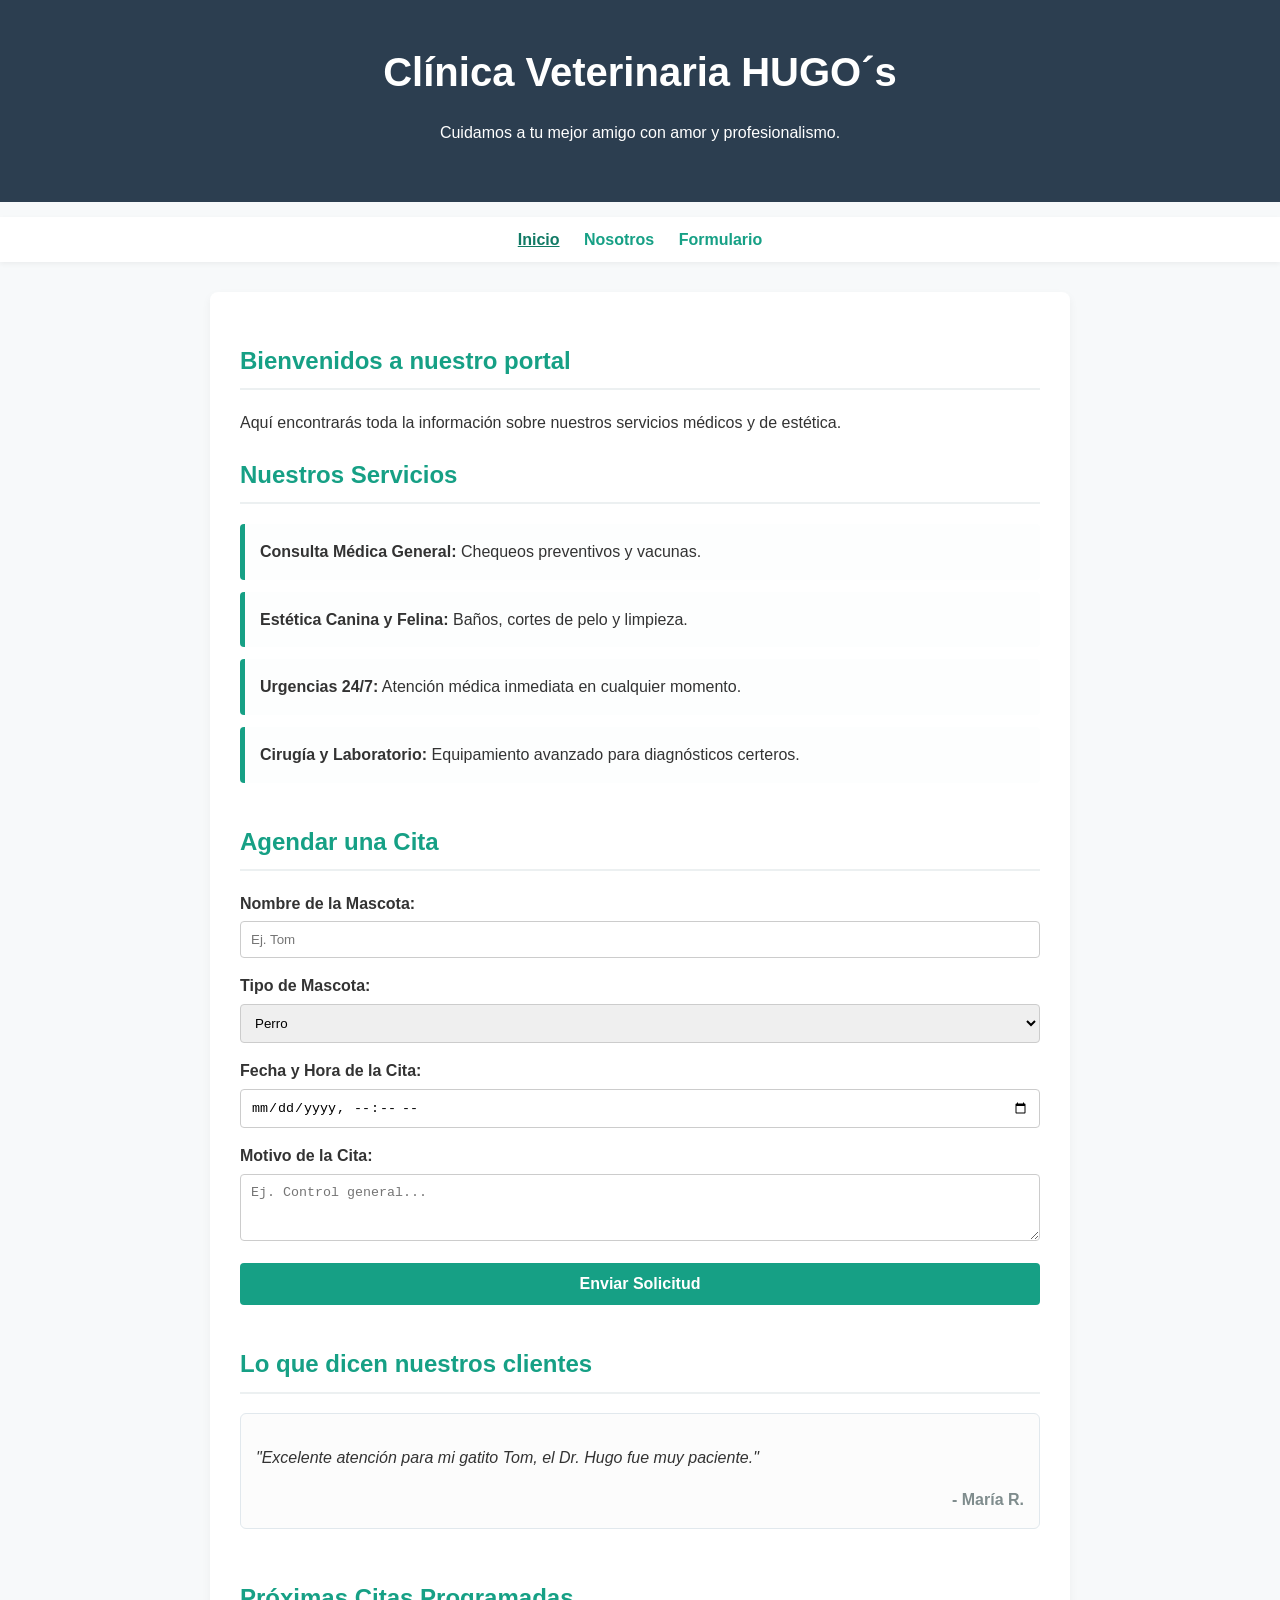
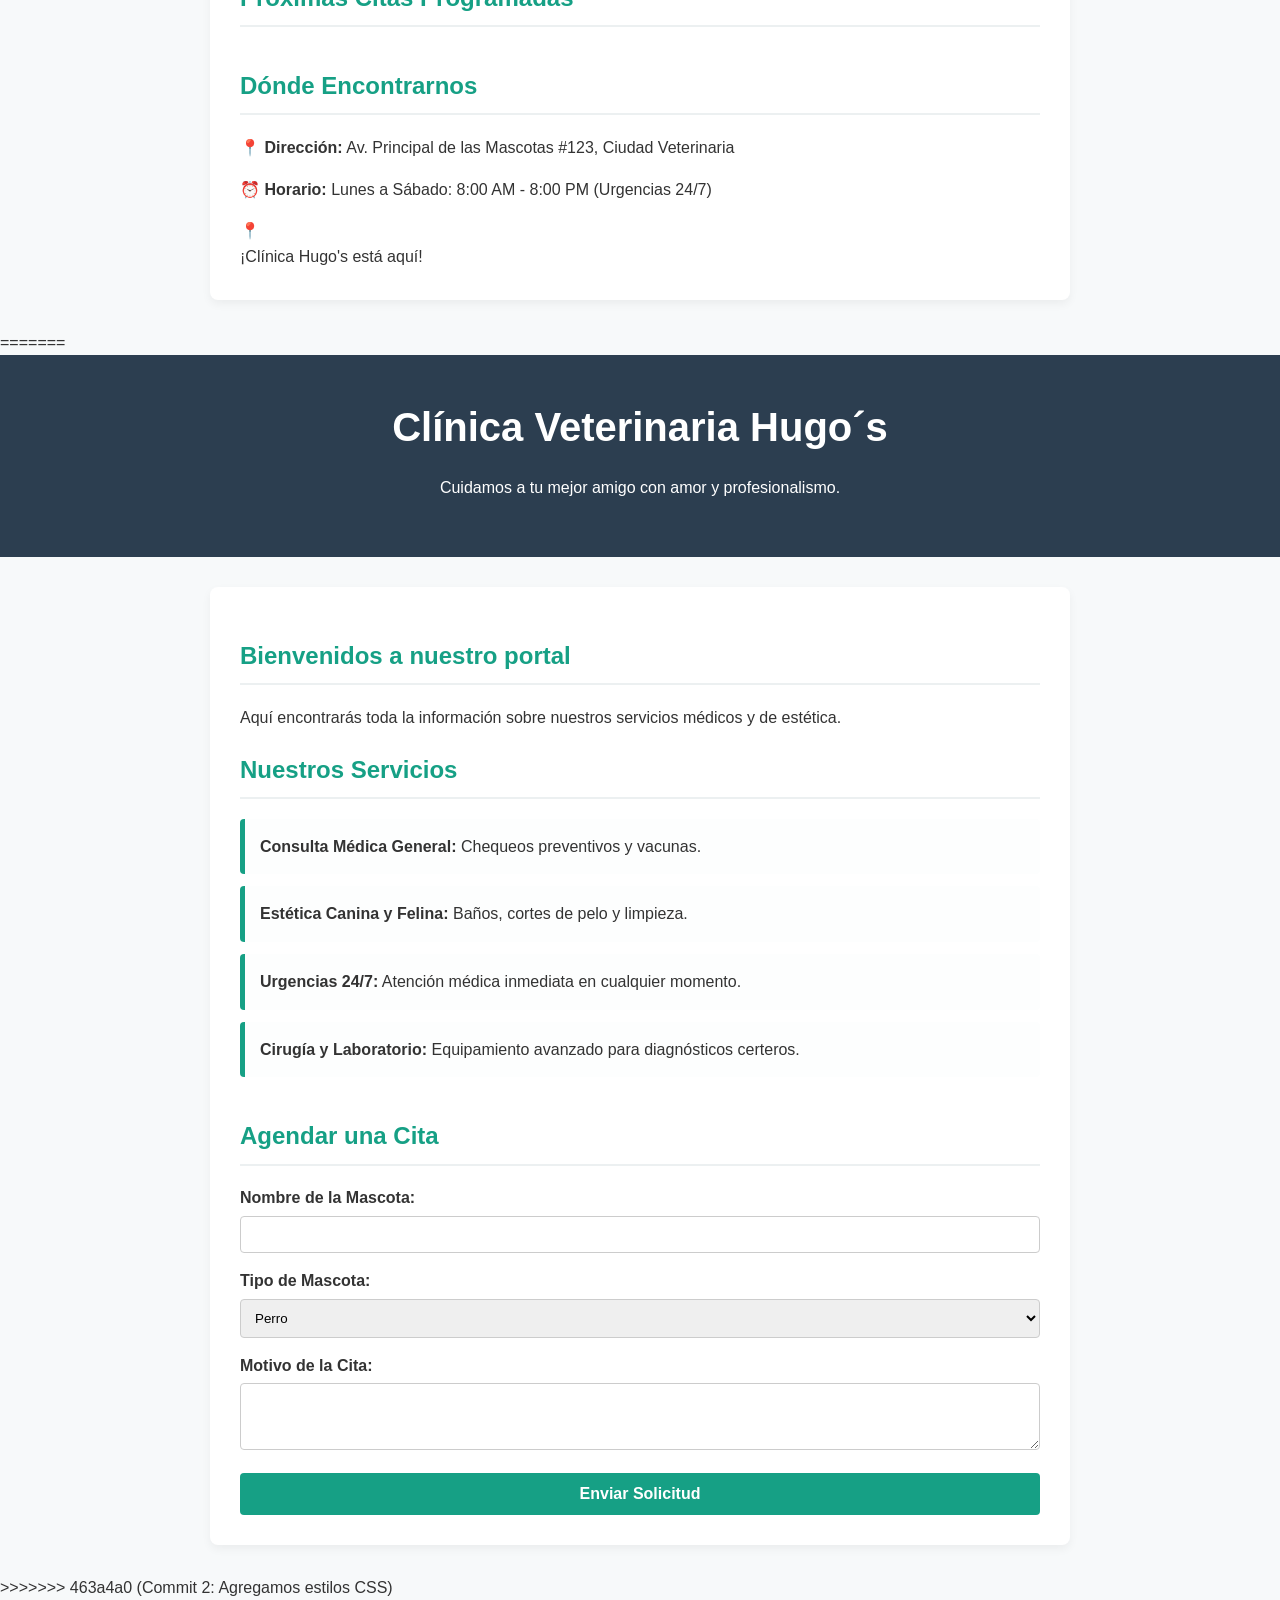
<file: index.html>
<!DOCTYPE html>
<html lang="es">
<head>
    <meta charset="UTF-8">
    <meta name="viewport" content="width=device-width, initial-scale=1.0">
    <title>VetGroom - Clínica Veterinaria</title>
    <!-- Vinculación del archivo CSS externo -->
    <link rel="stylesheet" href="styles.css">
</head>
<body>
    <header>
        <h1>Clínica Veterinaria HUGO´s</h1>
        <p>Cuidamos a tu mejor amigo con amor y profesionalismo.</p>
    </header>
    
    <!-- Barra de navegación limpia sin estilos inline -->
    <nav class="barra-navegacion">
        <a href="index.html" class="enlace-nav activo">Inicio</a>
        <a href="nosotros.html" class="enlace-nav">Nosotros</a>
        <a href="formulario.html" class="enlace-nav">Formulario</a>
    </nav>

    <main>
        
        <h2>Bienvenidos a nuestro portal</h2>
        <p>Aquí encontrarás toda la información sobre nuestros servicios médicos y de estética.</p>
            
        <section>
            <h2>Nuestros Servicios</h2>
            <ul>
                <li><strong>Consulta Médica General:</strong> Chequeos preventivos y vacunas.</li>
                <li><strong>Estética Canina y Felina:</strong> Baños, cortes de pelo y limpieza.</li>
                <li><strong>Urgencias 24/7:</strong> Atención médica inmediata en cualquier momento.</li>
                <li><strong>Cirugía y Laboratorio:</strong> Equipamiento avanzado para diagnósticos certeros.</li>
            </ul>
        </section>

        <section class="seccion-cita">
            <h2>Agendar una Cita</h2>
            <form id="formCita" class="formulario-cita">
                <div class="grupo-formulario">
                    <label for="mascota">Nombre de la Mascota:</label>
                    <input type="text" id="mascota" required placeholder="Ej. Tom">
                </div>
                <div class="grupo-formulario">
                    <label for="tipo">Tipo de Mascota:</label>
                    <select id="tipo">
                        <option value="perro">Perro</option>
                        <option value="gato">Gato</option>
                        <option value="otro">Otro</option>
                    </select>
                </div>
                <!-- Nuevo campo integrado en tu formulario -->
                <div class="grupo-formulario">
                    <label for="fechaHora">Fecha y Hora de la Cita:</label>
                    <input type="datetime-local" id="fechaHora" required>
                </div>
                <div class="grupo-formulario">
                    <label for="motivo">Motivo de la Cita:</label>
                    <textarea id="motivo" rows="3" placeholder="Ej. Control general..."></textarea>
                </div>
                <button type="submit" class="btn-enviar">Enviar Solicitud</button>
            </form>
        </section>

        <!-- Sección de testimonios limpia sin estilos inline -->
        <section class="seccion-testimonios">
            <h2>Lo que dicen nuestros clientes</h2>
            <div class="tarjeta-testimonio">
                <p><em>"Excelente atención para mi gatito Tom, el Dr. Hugo fue muy paciente."</em></p>
                <span class="autor-testimonio">- María R.</span>
            </div>
        </section>

        <!-- Sección del historial dinámico -->
        <section class="seccion-historial">
            <h2>Próximas Citas Programadas</h2>
            <div id="listaCitas" class="contenedor-citas">
                <!-- Se rellena automáticamente con JS -->
            </div>
        </section>
        <section class="seccion-ubicacion">
            <h2>Dónde Encontrarnos</h2>
            <p>📍 <strong>Dirección:</strong> Av. Principal de las Mascotas #123, Ciudad Veterinaria</p>
            <p>⏰ <strong>Horario:</strong> Lunes a Sábado: 8:00 AM - 8:00 PM (Urgencias 24/7)</p>
            
            <!-- Contenedor visual del mapa -->
            <div class="mapa-ficticio">
                <div class="marcador-mapa">📍</div>
                <div class="info-ventana-mapa">¡Clínica Hugo's está aquí!</div>
            </div>
        </section>

    </main>

    <!-- Vinculación del archivo JavaScript externo -->
    <script src="script.js"></script>
</body>
</html>
=======
<!DOCTYPE html>
<html lang="es">
<head>
    <meta charset="UTF-8">
    <meta name="viewport" content="width=device-width, initial-scale=1.0">
    <title>VetGroom - Clínica Veterinaria</title>
    <!-- Vinculación del archivo CSS externo -->
    <link rel="stylesheet" href="styles.css">
</head>
<body>
    <header>
        <h1>Clínica Veterinaria Hugo´s</h1>
        <p>Cuidamos a tu mejor amigo con amor y profesionalismo.</p>
    </header>
    <main>
        <h2>Bienvenidos a nuestro portal</h2>
        <p>Aquí encontrarás toda la información sobre nuestros servicios médicos y de estética.</p>
            
        <section>
            <h2>Nuestros Servicios</h2>
            <ul>
                <li><strong>Consulta Médica General:</strong> Chequeos preventivos y vacunas.</li>
                <li><strong>Estética Canina y Felina:</strong> Baños, cortes de pelo y limpieza.</li>
                <li><strong>Urgencias 24/7:</strong> Atención médica inmediata en cualquier momento.</li>
                <li><strong>Cirugía y Laboratorio:</strong> Equipamiento avanzado para diagnósticos certeros.</li>
            </ul>
        </section>

        <section class="seccion-cita">
            <h2>Agendar una Cita</h2>
            <form id="formCita" class="formulario-cita">
                <div class="grupo-formulario">
                    <label for="mascota">Nombre de la Mascota:</label>
                    <input type="text" id="mascota" required>
                </div>
                <div class="grupo-formulario">
                    <label for="tipo">Tipo de Mascota:</label>
                    <select id="tipo">
                        <option value="perro">Perro</option>
                        <option value="gato">Gato</option>
                        <option value="otro">Otro</option>
                    </select>
                </div>
                <div class="grupo-formulario">
                    <label for="motivo">Motivo de la Cita:</label>
                    <textarea id="motivo" rows="3"></textarea>
                </div>
                <button type="submit" class="btn-enviar">Enviar Solicitud</button>
            </form>
        </section>
    </main>

    <!-- Vinculación del archivo JavaScript externo -->
    <script src="script.js"></script>
</body>
</html>
>>>>>>> 463a4a0 (Commit 2: Agregamos estilos CSS)
</file>
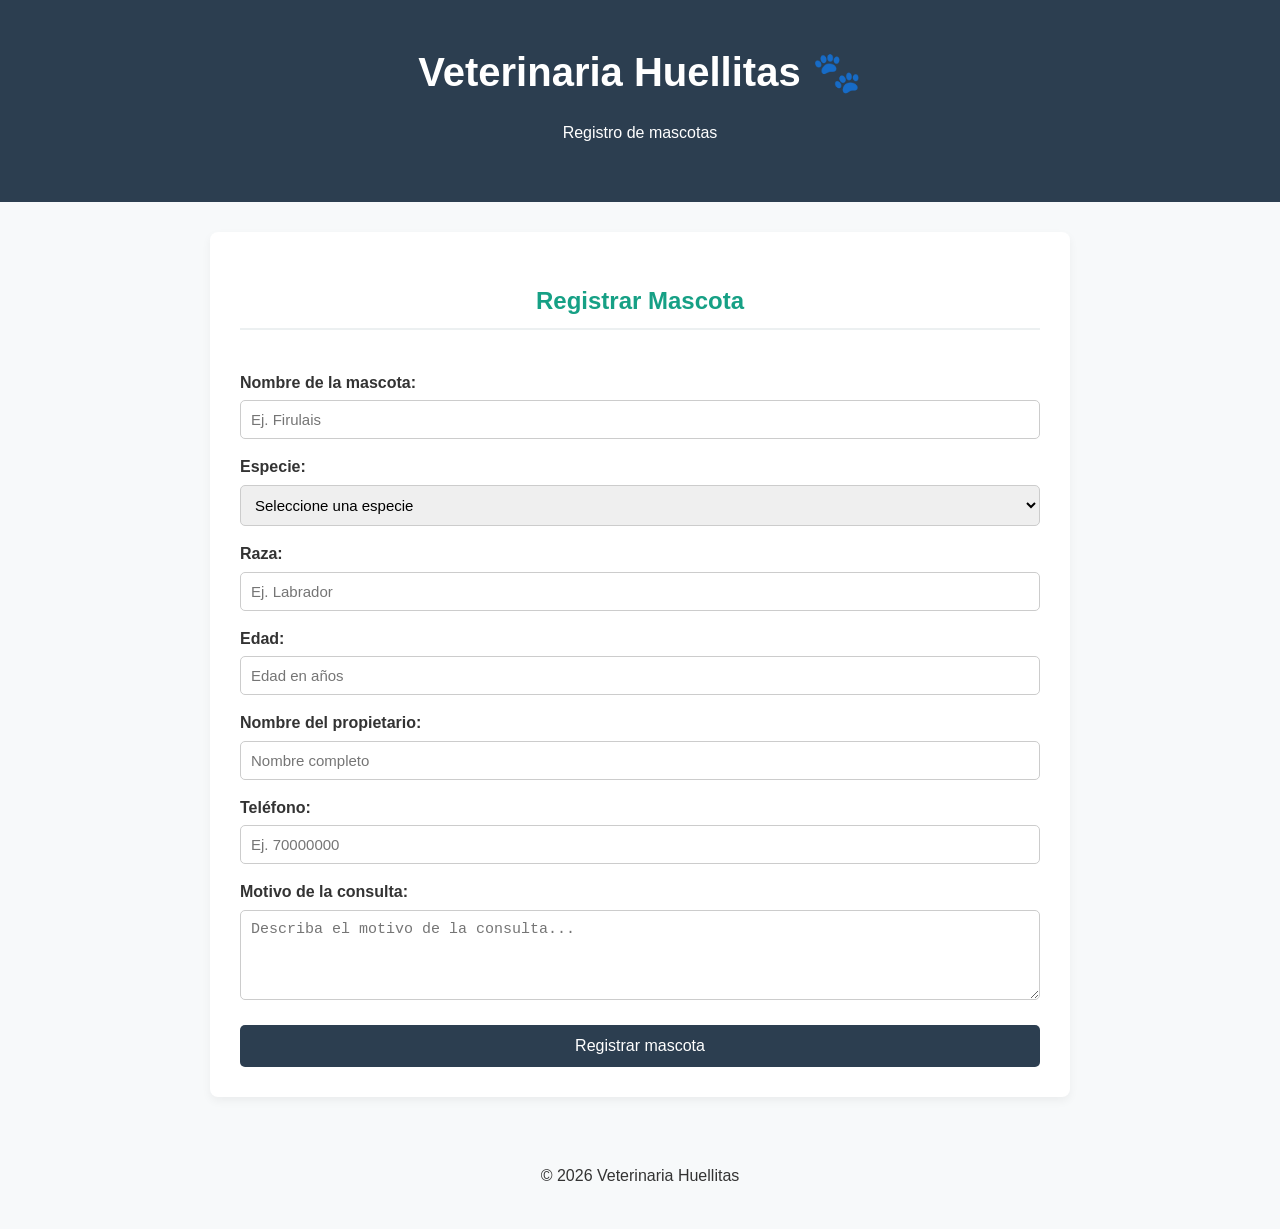
<file: formulario.html>
<!DOCTYPE html>
<html lang="es">

<head>
    <meta charset="UTF-8">
    <meta name="viewport" content="width=device-width, initial-scale=1.0">

    <title>Registro de Mascota - Veterinaria</title>

    <link rel="stylesheet" href="styles.css">
</head>

<body>

    <header>
        <h1>Veterinaria Huellitas 🐾</h1>
        <p>Registro de mascotas</p>
    </header>

    <main>

        <section class="formulario">

            <h2>Registrar Mascota</h2>

            <form id="formulario">

                <label for="nombre">
                    Nombre de la mascota:
                </label>

                <input
                    type="text"
                    id="nombre"
                    name="nombre"
                    placeholder="Ej. Firulais"
                    required
                >


                <label for="especie">
                    Especie:
                </label>

                <select id="especie" name="especie" required>

                    <option value="">
                        Seleccione una especie
                    </option>

                    <option value="Perro">
                        Perro
                    </option>

                    <option value="Gato">
                        Gato
                    </option>

                    <option value="Ave">
                        Ave
                    </option>

                    <option value="Otro">
                        Otro
                    </option>

                </select>


                <label for="raza">
                    Raza:
                </label>

                <input
                    type="text"
                    id="raza"
                    name="raza"
                    placeholder="Ej. Labrador"
                >


                <label for="edad">
                    Edad:
                </label>

                <input
                    type="number"
                    id="edad"
                    name="edad"
                    min="0"
                    placeholder="Edad en años"
                >


                <label for="propietario">
                    Nombre del propietario:
                </label>

                <input
                    type="text"
                    id="propietario"
                    name="propietario"
                    placeholder="Nombre completo"
                    required
                >


                <label for="telefono">
                    Teléfono:
                </label>

                <input
                    type="tel"
                    id="telefono"
                    name="telefono"
                    placeholder="Ej. 70000000"
                >


                <label for="motivo">
                    Motivo de la consulta:
                </label>

                <textarea
                    id="motivo"
                    name="motivo"
                    rows="4"
                    placeholder="Describa el motivo de la consulta..."
                ></textarea>


                <button type="submit">
                    Registrar mascota
                </button>

            </form>

        </section>

    </main>

    <footer>
        <p>© 2026 Veterinaria Huellitas</p>
    </footer>


    <script src="script-formulario.js"></script>

</body>

</html>
</file>
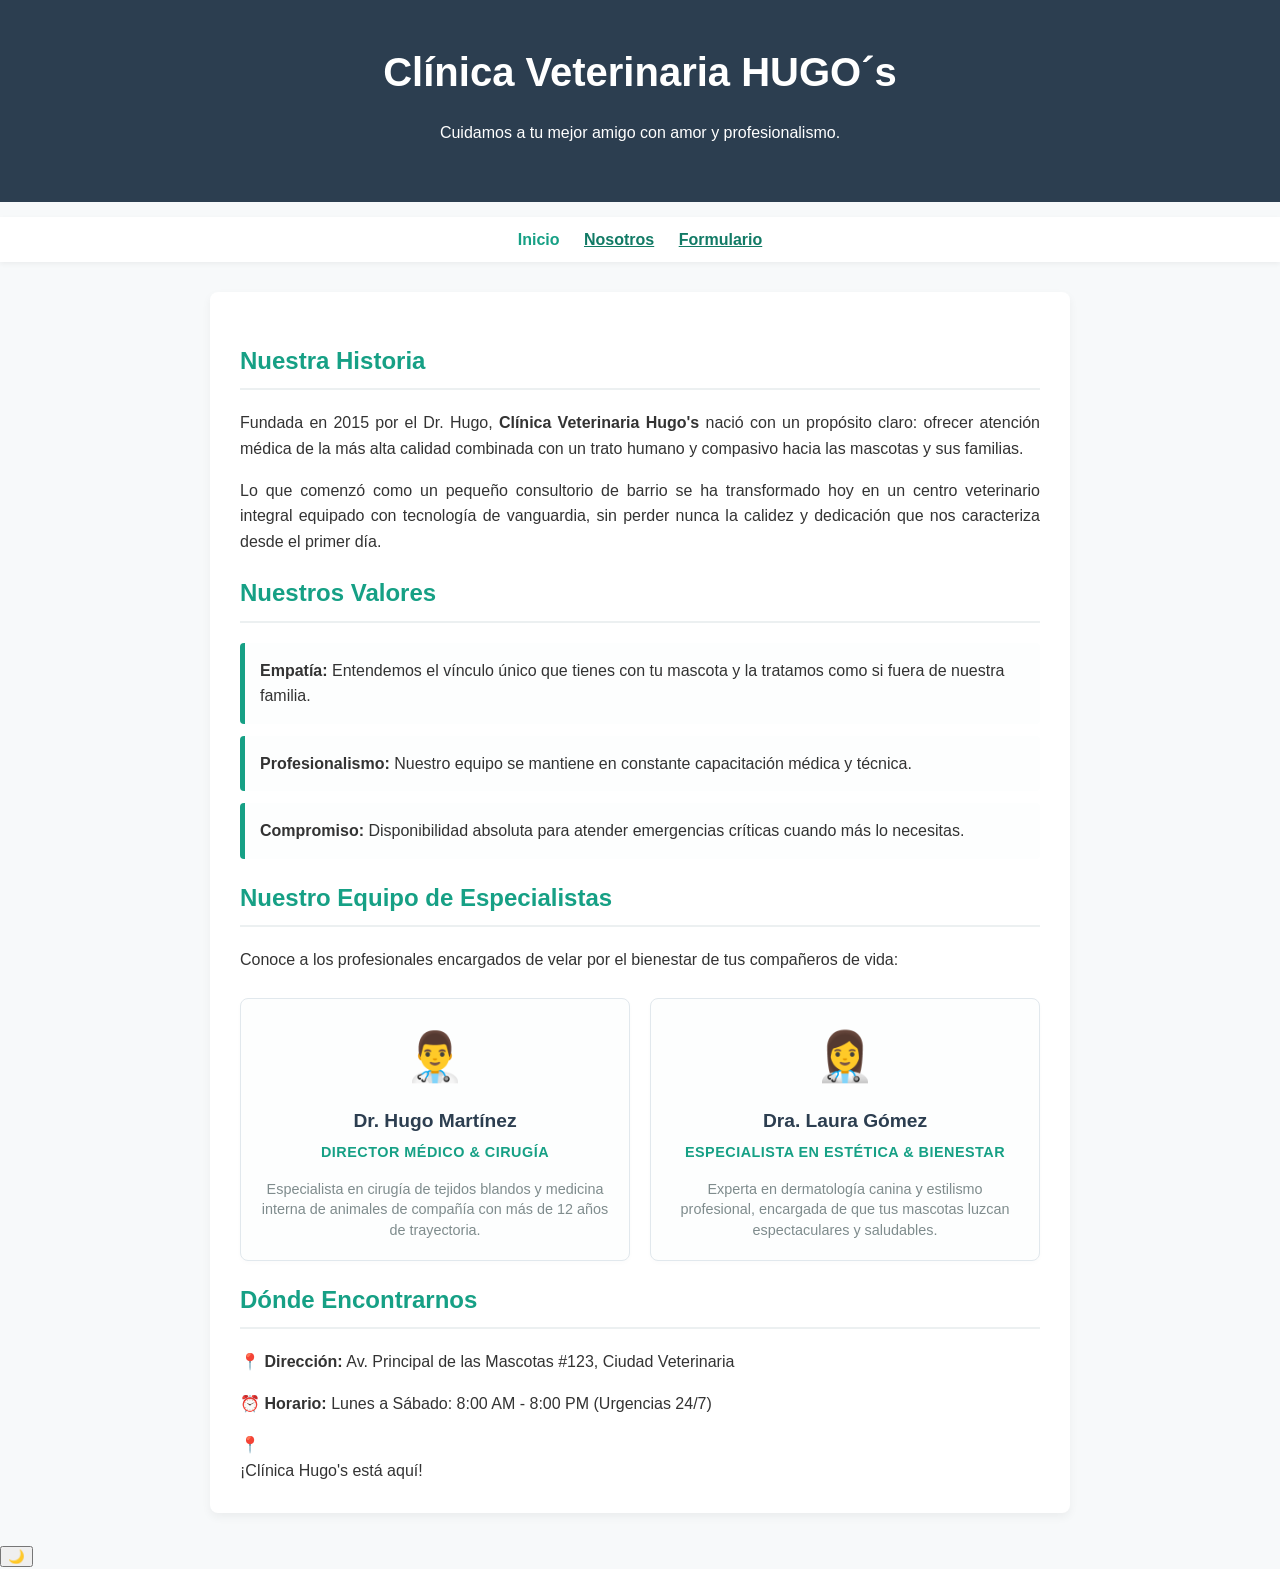
<file: nosotros.html>
<!DOCTYPE html>
<html lang="es">
<head>
    <meta charset="UTF-8">
    <meta name="viewport" content="width=device-width, initial-scale=1.0">
    <title>Nosotros - Clínica Veterinaria VetGroom</title>
    <!-- Vinculación del mismo archivo CSS externo para mantener consistencia -->
    <link rel="stylesheet" href="styles.css">
</head>
<body>
    <header>
        <h1>Clínica Veterinaria HUGO´s</h1>
        <p>Cuidamos a tu mejor amigo con amor y profesionalismo.</p>
    </header>
    
    <!-- Barra de navegación con la clase 'activo' movida a este archivo -->
    <nav class="barra-navegacion">
        <a href="index.html" class="enlace-nav">Inicio</a>
        <a href="nosotros.html" class="enlace-nav activo">Nosotros</a>
        <a href="formulario.html" class="enlace-nav activo">Formulario</a>
    </nav>

    <main>
        <section class="seccion-historia">
            <h2>Nuestra Historia</h2>
            <p>Fundada en 2015 por el Dr. Hugo, <strong>Clínica Veterinaria Hugo's</strong> nació con un propósito claro: ofrecer atención médica de la más alta calidad combinada con un trato humano y compasivo hacia las mascotas y sus familias.</p>
            <p>Lo que comenzó como un pequeño consultorio de barrio se ha transformado hoy en un centro veterinario integral equipado con tecnología de vanguardia, sin perder nunca la calidez y dedicación que nos caracteriza desde el primer día.</p>
        </section>

        <section class="seccion-valores">
            <h2>Nuestros Valores</h2>
            <ul>
                <li><strong>Empatía:</strong> Entendemos el vínculo único que tienes con tu mascota y la tratamos como si fuera de nuestra familia.</li>
                <li><strong>Profesionalismo:</strong> Nuestro equipo se mantiene en constante capacitación médica y técnica.</li>
                <li><strong>Compromiso:</strong> Disponibilidad absoluta para atender emergencias críticas cuando más lo necesitas.</li>
            </ul>
        </section>

        <section class="seccion-equipo">
            <h2>Nuestro Equipo de Especialistas</h2>
            <p>Conoce a los profesionales encargados de velar por el bienestar de tus compañeros de vida:</p>
            
            <div class="contenedor-equipo">
                <!-- Tarjeta del Especialista 1 -->
                <div class="tarjeta-veterinario">
                    <div class="avatar-veterinario">👨‍⚕️</div>
                    <h3>Dr. Hugo Martínez</h3>
                    <p class="especialidad">Director Médico & Cirugía</p>
                    <p class="descripcion-bio">Especialista en cirugía de tejidos blandos y medicina interna de animales de compañía con más de 12 años de trayectoria.</p>
                </div>

                <!-- Tarjeta del Especialista 2 -->
                <div class="tarjeta-veterinario">
                    <div class="avatar-veterinario">👩‍⚕️</div>
                    <h3>Dra. Laura Gómez</h3>
                    <p class="especialidad">Especialista en Estética & Bienestar</p>
                    <p class="descripcion-bio">Experta en dermatología canina y estilismo profesional, encargada de que tus mascotas luzcan espectaculares y saludables.</p>
                </div>
            </div>
        </section>
        <section class="seccion-ubicacion">
            <h2>Dónde Encontrarnos</h2>
            <p>📍 <strong>Dirección:</strong> Av. Principal de las Mascotas #123, Ciudad Veterinaria</p>
            <p>⏰ <strong>Horario:</strong> Lunes a Sábado: 8:00 AM - 8:00 PM (Urgencias 24/7)</p>
            
            <!-- Contenedor visual del mapa -->
            <div class="mapa-ficticio">
                <div class="marcador-mapa">📍</div>
                <div class="info-ventana-mapa">¡Clínica Hugo's está aquí!</div>
            </div>
        </section>
    </main>

    <!-- Vinculación de un script específico para interactividad en esta sección -->
    <script src="script-nosotros.js"></script>
</body>
</html>
</file>
<file: styles.css>
/* Estilos Generales y Estructura */
body {
    font-family: 'Arial', sans-serif;
    line-height: 1.6;
    background-color: #f7f9fa;
    color: #333;
    margin: 0;
    padding: 0;
}

header {
    background-color: #2c3e50;
    color: white;
    text-align: center;
    padding: 40px 20px;
}

header h1 {
    margin: 0;
    font-size: 2.5rem;
}

/* Barra de Navegación */
.barra-navegacion {
    text-align: center;
    margin-top: 15px;
    background-color: #fff;
    padding: 10px;
    box-shadow: 0 2px 5px rgba(0,0,0,0.05);
}

.enlace-nav {
    margin: 0 10px;
    color: #16a085;
    font-weight: bold;
    text-decoration: none;
    transition: color 0.2s ease;
}

.enlace-nav:hover, .enlace-nav.activo {
    color: #117a65;
    text-decoration: underline;
}

main {
    max-width: 800px;
    margin: 30px auto;
    background: white;
    padding: 30px;
    border-radius: 8px;
    box-shadow: 0 4px 10px rgba(0,0,0,0.05);
}

h2 {
    color: #16a085;
    border-bottom: 2px solid #ecf0f1;
    padding-bottom: 8px;
}

ul {
    list-style: none;
    padding: 0;
}

li {
    background: #fdfefe;
    margin-bottom: 12px;
    padding: 15px;
    border-left: 5px solid #16a085;
    border-radius: 4px;
}

/* Estilos de la Sección del Formulario */
.seccion-cita {
    margin-top: 40px;
}

.formulario-cita {
    display: flex;
    flex-direction: column;
    gap: 15px;
}

.grupo-formulario label {
    display: block;
    font-weight: bold;
    margin-bottom: 5px;
}

.grupo-formulario input[type="text"],
.grupo-formulario input[type="datetime-local"],
.grupo-formulario select,
.grupo-formulario textarea {
    width: 100%;
    padding: 10px;
    border: 1px solid #ccc;
    border-radius: 4px;
    box-sizing: border-box;
}

.btn-enviar {
    background: #16a085;
    color: white;
    border: none;
    padding: 12px;
    font-weight: bold;
    border-radius: 4px;
    cursor: pointer;
    font-size: 1rem;
    transition: background 0.2s ease;
}

.btn-enviar:hover {
    background: #117a65;
}

/* Sección de Testimonios */
.seccion-testimonios {
    margin-top: 40px;
}

.tarjeta-testimonio {
    background-color: #fcfcfc;
    padding: 15px;
    border-radius: 6px;
    border-left: 3px italic #16a085;
    border: 1px solid #e1e8ed;
}

.autor-testimonio {
    display: block;
    text-align: right;
    font-weight: bold;
    color: #7f8c8d;
}

/* Historial de Citas */
.seccion-historial {
    margin-top: 50px;
}

.contenedor-citas {
    display: flex;
    flex-direction: column;
    gap: 15px;
    margin-top: 20px;
}

.sin-citas {
    color: #7f8c8d;
    font-style: italic;
    text-align: center;
}

.tarjeta-cita {
    background: #f8f9fa;
    border: 1px solid #e2e8f0;
    border-left: 5px solid #2980b9;
    border-radius: 6px;
    padding: 15px;
    display: flex;
    justify-content: space-between;
    align-items: center;
}

.info-cita h3 {
    margin: 0 0 5px 0;
    color: #2c3e50;
}

.info-cita p {
    margin: 3px 0;
    font-size: 0.95rem;
}

.btn-eliminar {
    background-color: #e74c3c;
    color: white;
    border: none;
    padding: 8px 12px;
    border-radius: 4px;
    cursor: pointer;
    font-weight: bold;
    transition: background 0.2s;
}

.btn-eliminar:hover {
    background-color: #c0392b;
}
/* ==========================================
   Nuevos Estilos para la sección Nosotros 
   ========================================== */

.seccion-historia p {
    margin-bottom: 15px;
    text-align: justify;
}

.contenedor-equipo {
    display: flex;
    gap: 20px;
    margin-top: 25px;
    flex-wrap: wrap; /* Permite que se acomoden uno abajo del otro en pantallas pequeñas */
}

.tarjeta-veterinario {
    flex: 1;
    min-width: 250px; /* Evita que las tarjetas se deformen al achicarse */
    background: #fdfefe;
    border: 1px solid #e1e8ed;
    border-radius: 8px;
    padding: 20px;
    text-align: center;
    box-shadow: 0 2px 5px rgba(0,0,0,0.02);
    transition: transform 0.3s ease;
}

.tarjeta-veterinario:hover {
    transform: translateY(-5px); /* Efecto de elevación interactivo */
    border-color: #16a085;
}

.avatar-veterinario {
    font-size: 3rem;
    margin-bottom: 10px;
}

.tarjeta-veterinario h3 {
    margin: 10px 0 5px 0;
    color: #2c3e50;
    font-size: 1.2rem;
}

.especialidad {
    color: #16a085;
    font-weight: bold;
    font-size: 0.9rem;
    margin-top: 0;
    margin-bottom: 15px;
    text-transform: uppercase;
    letter-spacing: 0.5px;
}

.descripcion-bio {
    font-size: 0.9rem;
    color: #7f8c8d;
    line-height: 1.4;
    margin: 0;
}
=======
/* Estilos Generales y Estructura */
body {
    font-family: 'Arial', sans-serif;
    line-height: 1.6;
    background-color: #f7f9fa;
    color: #333;
    margin: 0;
    padding: 0;
}

header {
    background-color: #2c3e50;
    color: white;
    text-align: center;
    padding: 40px 20px;
}

header h1 {
    margin: 0;
    font-size: 2.5rem;
}

main {
    max-width: 800px;
    margin: 30px auto;
    background: white;
    padding: 30px;
    border-radius: 8px;
    box-shadow: 0 4px 10px rgba(0,0,0,0.05);
}

h2 {
    color: #16a085;
    border-bottom: 2px solid #ecf0f1;
    padding-bottom: 8px;
}

ul {
    list-style: none;
    padding: 0;
}

li {
    background: #fdfefe;
    margin-bottom: 12px;
    padding: 15px;
    border-left: 5px solid #16a085;
    border-radius: 4px;
}

/* Estilos de la Sección del Formulario */
.seccion-cita {
    margin-top: 40px;
}

.formulario-cita {
    display: flex;
    flex-direction: column;
    gap: 15px;
}

.grupo-formulario label {
    display: block;
    font-weight: bold;
    margin-bottom: 5px;
}

.grupo-formulario input[type="text"],
.grupo-formulario select,
.grupo-formulario textarea {
    width: 100%;
    padding: 10px;
    border: 1px solid #ccc;
    border-radius: 4px;
    box-sizing: border-box; /* Evita que el padding deforme el ancho total */
}

.btn-enviar {
    background: #16a085;
    color: white;
    border: none;
    padding: 12px;
    font-weight: bold;
    border-radius: 4px;
    cursor: pointer;
    font-size: 1rem;
    transition: background 0.2s ease;
}

.btn-enviar:hover {
    background: #117a65; /* Efecto sutil al pasar el mouse */
}
>>>>>>> 463a4a0 (Commit 2: Agregamos estilos CSS)

/* Formulario de mascotas */

.formulario {
    background-color: white;
    max-width: 500px;
    margin: 40px auto;
    padding: 30px;
    border-radius: 10px;
    box-shadow: 0 3px 10px rgba(0, 0, 0, 0.15);
}

.formulario h2 {
    text-align: center;
    margin-bottom: 25px;
}

.formulario form {
    display: flex;
    flex-direction: column;
}

.formulario label {
    margin-top: 15px;
    margin-bottom: 5px;
    font-weight: bold;
}

.formulario input,
.formulario select,
.formulario textarea {
    padding: 10px;
    border: 1px solid #ccc;
    border-radius: 5px;
    font-size: 15px;
}

.formulario textarea {
    resize: vertical;
}

.formulario button {
    margin-top: 25px;
    padding: 12px;
    border: none;
    border-radius: 5px;
    background-color: #2c3e50;
    color: white;
    font-size: 16px;
    cursor: pointer;
}

.formulario button:hover {
    background-color: #1a252f;
}

footer {
    text-align: center;
    margin-top: 30px;
    padding: 20px;
}
</file>
